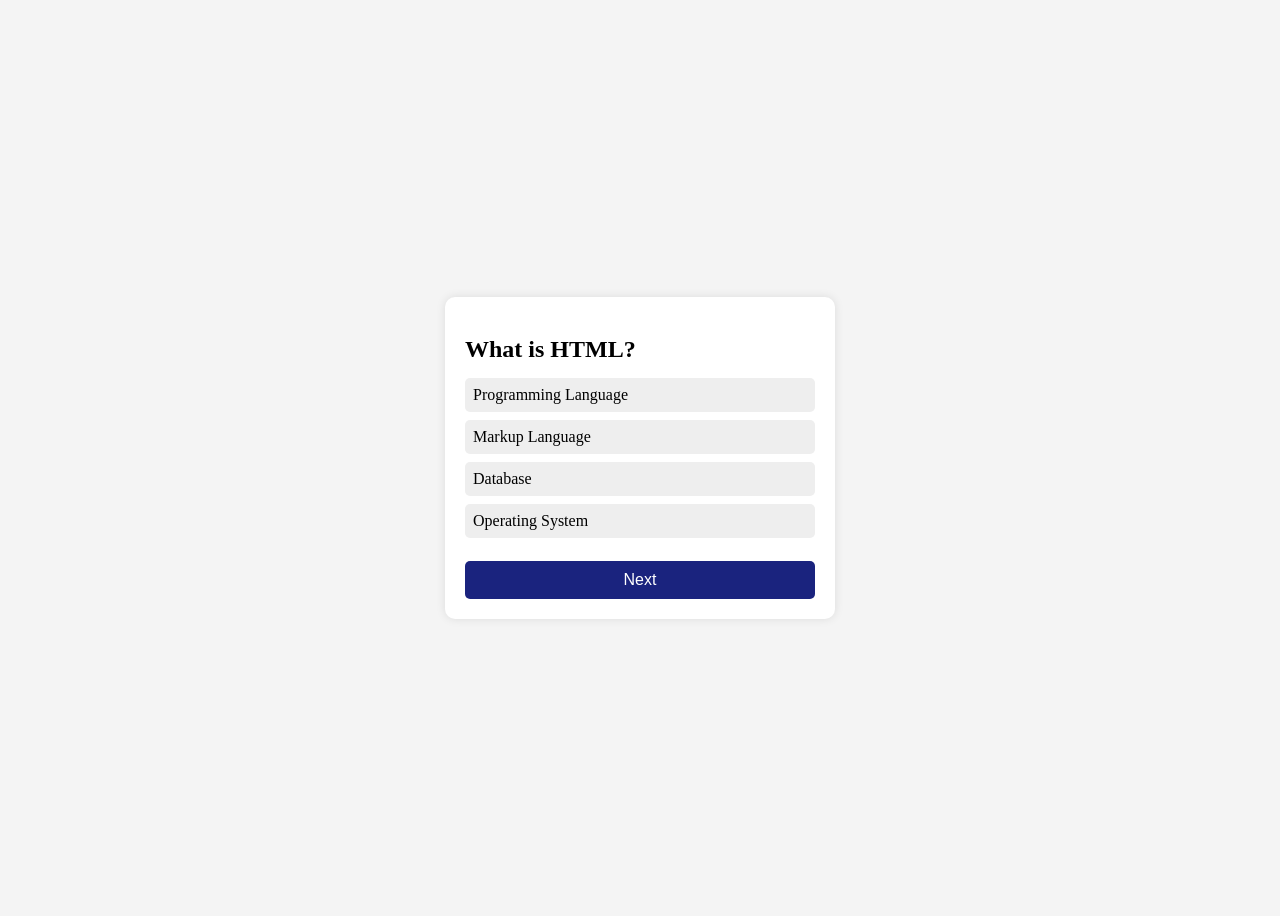
<file: SATHVIKA/index.html>
<!DOCTYPE html>
<html lang="en">
<head>
<meta charset="UTF-8">
<title>Quiz App</title>

<style>
    body {
        font-family: Times New Roman, serif;
        background: #f4f4f4;
        display: flex;
        justify-content: center;
        align-items: center;
        height: 100vh;
    }

    .quiz-container {
        background: white;
        padding: 20px;
        border-radius: 10px;
        width: 350px;
        box-shadow: 0 0 10px rgba(0,0,0,0.1);
    }

    h2 {
        margin-bottom: 15px;
    }

    .option {
        display: block;
        margin: 8px 0;
        padding: 8px;
        background: #eee;
        border-radius: 5px;
        cursor: pointer;
    }

    .option:hover {
        background: #007BFF;
    }

    button {
        margin-top: 15px;
        padding: 10px;
        width: 100%;
        border: none;
        background: #1A237E;
        color: white;
        font-size: 16px;
        border-radius: 5px;
        cursor: pointer;
    }

    button:hover {
        background: #4682B4;
    }

    #result {
        text-align: center;
        font-size: 20px;
    }
</style>
</head>

<body>

<div class="quiz-container">
    <h2 id="question">Question</h2>
    <div id="options"></div>
    <button onclick="nextQuestion()">Next</button>
    <div id="result"></div>
</div>

<script>
const quiz = [
    {
        question: "What is HTML?",
        options: ["Programming Language", "Markup Language", "Database", "Operating System"],
        answer: "Markup Language"
    },
    {
        question: "Which is used for styling?",
        options: ["HTML", "CSS", "Java", "Python"],
        answer: "CSS"
    },
    {
        question: "Which language is used for logic?",
        options: ["CSS", "HTML", "JavaScript", "SQL"],
        answer: "JavaScript"
    },
    {
        question: "Which tag is used for heading?",
        options: ["<p>", "<h1>", "<div>", "<span>"],
        answer: "<h1>"
    },
    {
        question: "Which is a database?",
        options: ["MySQL", "HTML", "CSS", "JS"],
        answer: "MySQL"
    }
];

let currentQuestion = 0;
let score = 0;
let selected = "";

function loadQuestion() {
    const q = quiz[currentQuestion];
    document.getElementById("question").innerText = q.question;

    const optionsDiv = document.getElementById("options");
    optionsDiv.innerHTML = "";

    q.options.forEach(option => {
        const div = document.createElement("div");
        div.classList.add("option");
        div.innerText = option;

        div.onclick = () => {
            selected = option;
            document.querySelectorAll(".option").forEach(o => o.style.background = "#eee");
            div.style.background = "#c8f7c5";
        };

        optionsDiv.appendChild(div);
    });
}

function nextQuestion() {
    if (!selected) {
        alert("Please select an option!");
        return;
    }

    if (selected === quiz[currentQuestion].answer) {
        score++;
    }

    selected = "";
    currentQuestion++;

    if (currentQuestion < quiz.length) {
        loadQuestion();
    } else {
        showResult();
    }
}

function showResult() {
    document.getElementById("question").style.display = "none";
    document.getElementById("options").style.display = "none";
    document.querySelector("button").style.display = "none";

    document.getElementById("result").innerText =
        "Your Score: " + score + " / " + quiz.length;
}

loadQuestion();
</script>

</body>
</html>
</file>
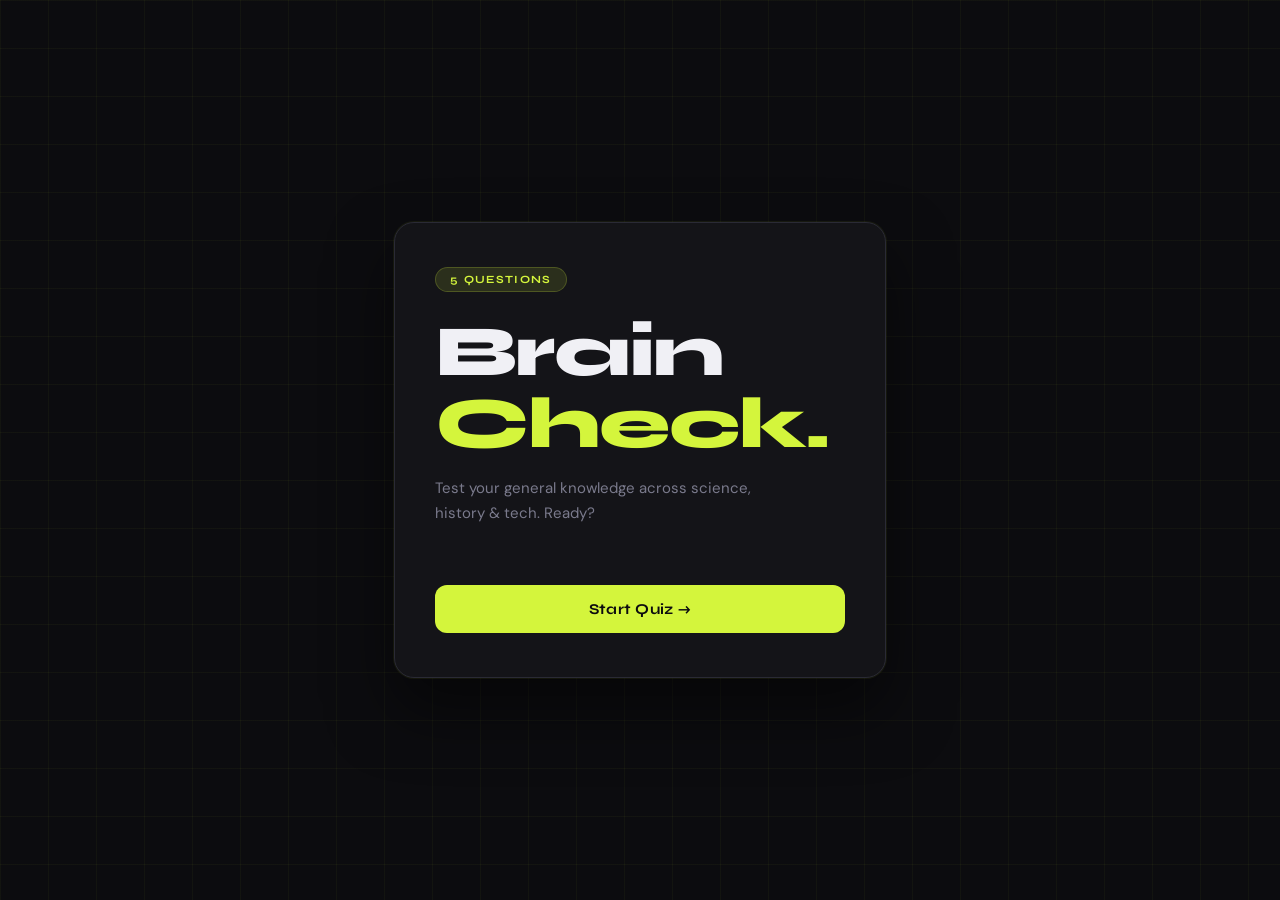
<file: Minhaj/Minhaj_ASSIGNMENT2_HTML_CSS_JS/index.html>
<!DOCTYPE html>
<html lang="en">
<head>
  <meta charset="UTF-8" />
  <meta name="viewport" content="width=device-width, initial-scale=1.0"/>
  <title>Quiz App — RAHUL</title>
  <link rel="stylesheet" href="style.css" />
  <link href="https://fonts.googleapis.com/css2?family=Syne:wght@400;700;800&family=DM+Sans:wght@300;400;500&display=swap" rel="stylesheet"/>
</head>
<body>

  <div class="bg-grid"></div>

  <div class="container">

    <!-- START SCREEN -->
    <div class="card" id="start-screen">
      <div class="badge">5 Questions</div>
      <h1>Brain<br/><span>Check.</span></h1>
      <p class="subtitle">Test your general knowledge across science, history &amp; tech. Ready?</p>
      <button class="btn" id="start-btn">Start Quiz →</button>
    </div>

    <!-- QUIZ SCREEN -->
    <div class="card hidden" id="quiz-screen">
      <div class="meta">
        <span class="question-count" id="question-count">Question 1 / 5</span>
        <span class="score-live" id="score-live">Score: 0</span>
      </div>
      <div class="progress-bar"><div class="progress-fill" id="progress-fill"></div></div>
      <h2 id="question-text">Question goes here</h2>
      <div class="options" id="options-container"></div>
      <button class="btn" id="next-btn" disabled>Next →</button>
    </div>

    <!-- RESULT SCREEN -->
    <div class="card hidden" id="result-screen">
      <div class="trophy" id="trophy">🏆</div>
      <h2 id="result-title">Quiz Complete!</h2>
      <div class="score-display">
        <span id="final-score">0</span>
        <span class="score-denom">/ 5</span>
      </div>
      <p id="result-message">Nice work!</p>
      <button class="btn" id="restart-btn">Try Again ↺</button>
    </div>

  </div>

  <script src="script.js"></script>
</body>
</html>
</file>
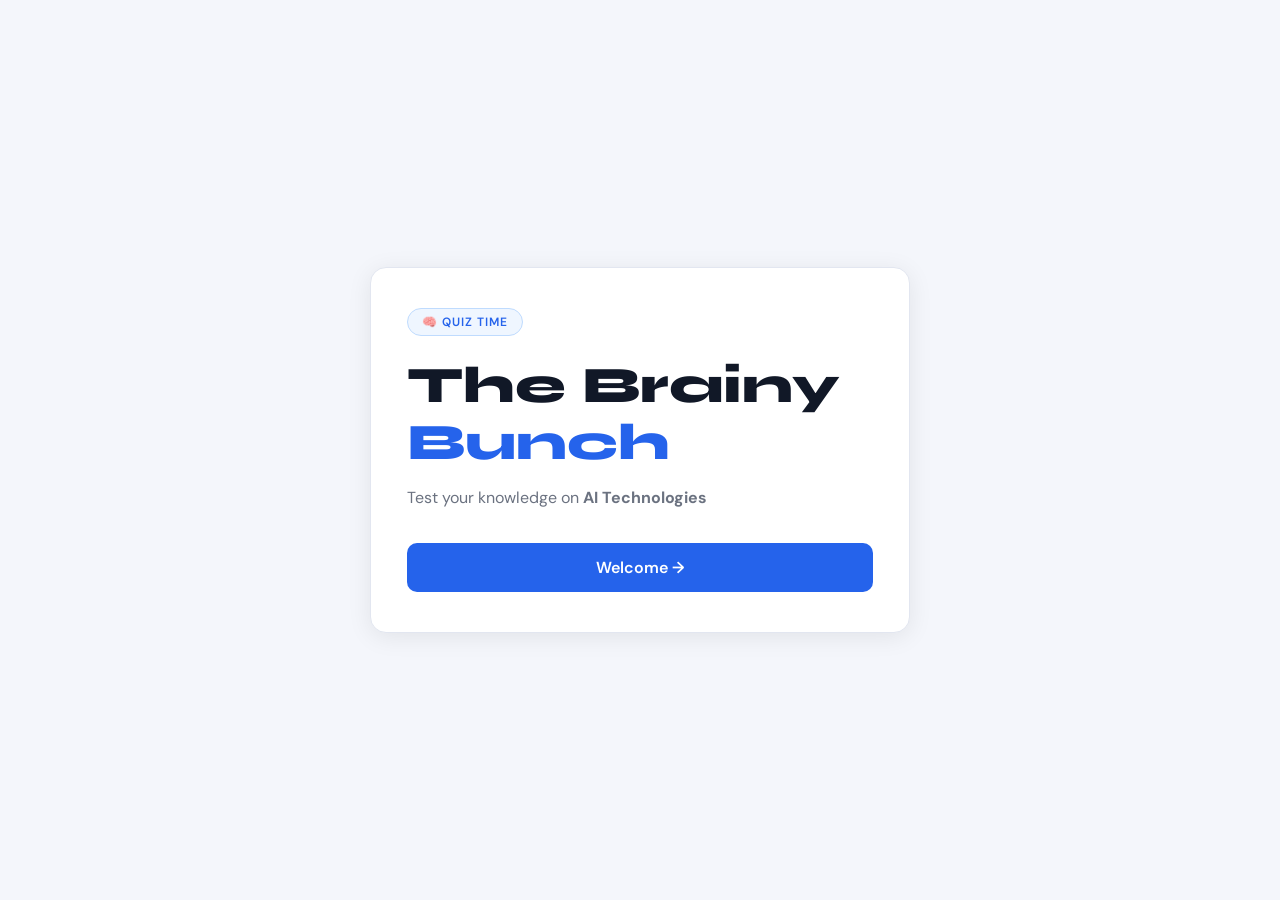
<file: MOHITHA/MOHITHA_ASSIGNMENT2_HTML_CSS_JS/index.html>
<!DOCTYPE html>
<html lang="en">
<head>
  <meta charset="UTF-8" />
  <meta name="viewport" content="width=device-width, initial-scale=1.0"/>
  <title>The Brainy Bunch – AI Quiz</title>
  <link rel="stylesheet" href="style.css" />
  <link href="https://fonts.googleapis.com/css2?family=Syne:wght@700;800&family=DM+Sans:wght@400;500;600&display=swap" rel="stylesheet"/>
</head>
<body>

  <!-- WELCOME SCREEN -->
  <div class="screen active" id="screen-welcome">
    <div class="card">
      <div class="badge">🧠 Quiz Time</div>
      <h1 class="title">The Brainy<br><span class="accent">Bunch</span></h1>
      <p class="subtitle">Test your knowledge on <strong>AI Technologies</strong></p>
      <button class="btn btn-primary" onclick="showScreen('screen-rules')">Welcome →</button>
    </div>
  </div>

  <!-- RULES SCREEN -->
  <div class="screen" id="screen-rules">
    <div class="card">
      <div class="badge">📋 Before You Begin</div>
      <h2 class="title-sm">Rules &amp; Guidelines</h2>
      <ul class="rules-list">
        <li><span class="rule-icon">❶</span>There are <strong>5 questions</strong> in this quiz.</li>
        <li><span class="rule-icon">❷</span>Each question has <strong>4 options</strong> — pick one.</li>
        <li><span class="rule-icon">❸</span>You <strong>cannot go back</strong> once you move to the next question.</li>
        <li><span class="rule-icon">❹</span>Each correct answer earns <strong>1 point</strong>.</li>
        <li><span class="rule-icon">❺</span>Your final score will be displayed at the end.</li>
      </ul>
      <button class="btn btn-primary" onclick="startQuiz()">Let's Start! 🚀</button>
    </div>
  </div>

  <!-- QUIZ SCREEN -->
  <div class="screen" id="screen-quiz">
    <div class="card">
      <div class="quiz-header">
        <span class="question-counter" id="question-counter">Question 1 of 5</span>
        <span class="score-tracker" id="score-tracker">Score: 0</span>
      </div>
      <div class="progress-bar">
        <div class="progress-fill" id="progress-fill"></div>
      </div>
      <p class="question-text" id="question-text"></p>
      <div class="options-grid" id="options-grid"></div>
      <button class="btn btn-next" id="next-btn" onclick="nextQuestion()" disabled>Next →</button>
    </div>
  </div>

  <!-- RESULT SCREEN -->
  <div class="screen" id="screen-result">
    <div class="card" style="text-align:center;">
      <div class="result-emoji" id="result-emoji">🎉</div>
      <h2 class="title-sm" id="result-title">Well Done!</h2>
      <p class="result-score" id="result-score"></p>
      <p class="result-msg" id="result-msg"></p>
      <button class="btn btn-primary" onclick="restartQuiz()">Play Again 🔄</button>
    </div>
  </div>

  <script src="script.js"></script>
</body>
</html>
</file>
<file: Minhaj/Minhaj_ASSIGNMENT2_HTML_CSS_JS/style.css>
/* ========= CSS VARIABLES ========= */
:root {
  --bg: #0c0c0f;
  --surface: #141418;
  --border: #2a2a35;
  --accent: #d4f53c;
  --accent-dim: #b8d832;
  --text: #f0f0f5;
  --muted: #7a7a8c;
  --correct: #3cffa0;
  --wrong: #ff5c5c;
  --radius: 20px;
}

/* ========= RESET ========= */
*, *::before, *::after { box-sizing: border-box; margin: 0; padding: 0; }

/* ========= BODY ========= */
body {
  background: var(--bg);
  color: var(--text);
  font-family: 'DM Sans', sans-serif;
  min-height: 100vh;
  display: flex;
  align-items: center;
  justify-content: center;
  overflow: hidden;
}

/* ========= ANIMATED GRID BACKGROUND ========= */
.bg-grid {
  position: fixed;
  inset: 0;
  background-image:
    linear-gradient(rgba(212,245,60,0.04) 1px, transparent 1px),
    linear-gradient(90deg, rgba(212,245,60,0.04) 1px, transparent 1px);
  background-size: 48px 48px;
  animation: gridDrift 20s linear infinite;
  pointer-events: none;
  z-index: 0;
}
@keyframes gridDrift {
  0%   { background-position: 0 0; }
  100% { background-position: 48px 48px; }
}

/* ========= CONTAINER ========= */
.container {
  position: relative;
  z-index: 1;
  width: 100%;
  max-width: 540px;
  padding: 24px;
}

/* ========= CARD ========= */
.card {
  background: var(--surface);
  border: 1px solid var(--border);
  border-radius: var(--radius);
  padding: 44px 40px;
  box-shadow: 0 0 0 1px rgba(212,245,60,0.06), 0 32px 64px rgba(0,0,0,0.5);
  animation: slideUp 0.45s cubic-bezier(0.22, 1, 0.36, 1) forwards;
}
@keyframes slideUp {
  from { opacity: 0; transform: translateY(28px); }
  to   { opacity: 1; transform: translateY(0); }
}
.hidden { display: none !important; }

/* ========= BADGE ========= */
.badge {
  display: inline-block;
  background: rgba(212,245,60,0.12);
  color: var(--accent);
  font-family: 'Syne', sans-serif;
  font-size: 11px;
  font-weight: 700;
  letter-spacing: 0.12em;
  text-transform: uppercase;
  padding: 5px 14px;
  border-radius: 50px;
  border: 1px solid rgba(212,245,60,0.2);
  margin-bottom: 24px;
}

/* ========= START SCREEN HEADING ========= */
#start-screen h1 {
  font-family: 'Syne', sans-serif;
  font-size: clamp(52px, 12vw, 72px);
  font-weight: 800;
  line-height: 1;
  letter-spacing: -2px;
  margin-bottom: 16px;
}
#start-screen h1 span { color: var(--accent); }

.subtitle {
  color: var(--muted);
  font-size: 15px;
  line-height: 1.65;
  margin-bottom: 36px;
  max-width: 340px;
}

/* ========= BUTTON ========= */
.btn {
  display: inline-block;
  background: var(--accent);
  color: #0c0c0f;
  font-family: 'Syne', sans-serif;
  font-size: 15px;
  font-weight: 700;
  border: none;
  border-radius: 12px;
  padding: 15px 32px;
  cursor: pointer;
  letter-spacing: 0.02em;
  transition: transform 0.15s ease, background 0.15s ease, box-shadow 0.15s ease;
  width: 100%;
  margin-top: 24px;
}
.btn:hover:not(:disabled) {
  background: var(--accent-dim);
  transform: translateY(-2px);
  box-shadow: 0 8px 24px rgba(212,245,60,0.25);
}
.btn:active:not(:disabled) { transform: translateY(0); }
.btn:disabled {
  opacity: 0.35;
  cursor: not-allowed;
}

/* ========= META ROW ========= */
.meta {
  display: flex;
  justify-content: space-between;
  align-items: center;
  margin-bottom: 14px;
}
.question-count {
  font-family: 'Syne', sans-serif;
  font-size: 12px;
  font-weight: 700;
  letter-spacing: 0.1em;
  text-transform: uppercase;
  color: var(--muted);
}
.score-live {
  font-family: 'Syne', sans-serif;
  font-size: 12px;
  font-weight: 700;
  letter-spacing: 0.1em;
  text-transform: uppercase;
  color: var(--accent);
}

/* ========= PROGRESS BAR ========= */
.progress-bar {
  height: 4px;
  background: var(--border);
  border-radius: 50px;
  margin-bottom: 32px;
  overflow: hidden;
}
.progress-fill {
  height: 100%;
  background: var(--accent);
  border-radius: 50px;
  width: 20%;
  transition: width 0.5s cubic-bezier(0.22, 1, 0.36, 1);
}

/* ========= QUESTION TEXT ========= */
#question-text {
  font-family: 'Syne', sans-serif;
  font-size: clamp(18px, 4vw, 22px);
  font-weight: 700;
  line-height: 1.35;
  margin-bottom: 28px;
  min-height: 60px;
}

/* ========= OPTIONS ========= */
.options {
  display: flex;
  flex-direction: column;
  gap: 12px;
}

.option {
  background: transparent;
  border: 1.5px solid var(--border);
  border-radius: 12px;
  padding: 15px 20px;
  color: var(--text);
  font-family: 'DM Sans', sans-serif;
  font-size: 15px;
  font-weight: 400;
  text-align: left;
  cursor: pointer;
  transition: border-color 0.18s, background 0.18s, transform 0.12s;
  position: relative;
  overflow: hidden;
}
.option::before {
  content: '';
  position: absolute;
  inset: 0;
  background: rgba(212,245,60,0.06);
  opacity: 0;
  transition: opacity 0.18s;
}
.option:hover:not(.disabled)::before { opacity: 1; }
.option:hover:not(.disabled) {
  border-color: rgba(212,245,60,0.4);
  transform: translateX(4px);
}
.option.selected {
  border-color: var(--accent);
  background: rgba(212,245,60,0.08);
}
.option.correct {
  border-color: var(--correct);
  background: rgba(60,255,160,0.1);
  color: var(--correct);
}
.option.wrong {
  border-color: var(--wrong);
  background: rgba(255,92,92,0.1);
  color: var(--wrong);
}
.option.disabled {
  cursor: default;
  transform: none;
}
.option.disabled::before { opacity: 0; }

/* ========= RESULT SCREEN ========= */
.trophy {
  font-size: 64px;
  text-align: center;
  margin-bottom: 16px;
  animation: bounce 0.6s cubic-bezier(0.22, 1, 0.36, 1);
}
@keyframes bounce {
  0%   { transform: scale(0.3); opacity: 0; }
  60%  { transform: scale(1.15); opacity: 1; }
  100% { transform: scale(1); }
}
#result-screen h2 {
  font-family: 'Syne', sans-serif;
  font-size: 28px;
  font-weight: 800;
  text-align: center;
  margin-bottom: 20px;
}
.score-display {
  text-align: center;
  margin-bottom: 14px;
}
#final-score {
  font-family: 'Syne', sans-serif;
  font-size: 80px;
  font-weight: 800;
  color: var(--accent);
  line-height: 1;
}
.score-denom {
  font-family: 'Syne', sans-serif;
  font-size: 32px;
  color: var(--muted);
  margin-left: 4px;
}
#result-message {
  text-align: center;
  color: var(--muted);
  font-size: 15px;
  line-height: 1.6;
}

/* ========= RESPONSIVE ========= */
@media (max-width: 480px) {
  .card { padding: 32px 24px; }
}
</file>
<file: MOHITHA/MOHITHA_ASSIGNMENT2_HTML_CSS_JS/style.css>
/* ========== RESET & BASE ========== */
*, *::before, *::after { box-sizing: border-box; margin: 0; padding: 0; }

:root {
  --bg:       #f4f6fb;
  --card:     #ffffff;
  --border:   #e2e6f0;
  --accent:   #2563eb;
  --accent2:  #7c3aed;
  --green:    #16a34a;
  --green-bg: #dcfce7;
  --red:      #dc2626;
  --red-bg:   #fee2e2;
  --text:     #111827;
  --muted:    #6b7280;
  --font-head: 'Syne', sans-serif;
  --font-body: 'DM Sans', sans-serif;
  --radius:   16px;
}

body {
  background: var(--bg);
  color: var(--text);
  font-family: var(--font-body);
  min-height: 100vh;
  display: flex;
  align-items: center;
  justify-content: center;
  padding: 20px;
}

/* ========== SCREENS ========== */
.screen { display: none; width: 100%; max-width: 540px; }
.screen.active { display: flex; flex-direction: column; align-items: center; }

/* ========== CARD ========== */
.card {
  background: var(--card);
  border: 1px solid var(--border);
  border-radius: var(--radius);
  padding: 40px 36px;
  width: 100%;
  box-shadow: 0 4px 24px rgba(0,0,0,0.08);
}

/* ========== BADGE ========== */
.badge {
  display: inline-block;
  font-family: var(--font-body);
  font-size: .75rem;
  font-weight: 600;
  letter-spacing: .08em;
  text-transform: uppercase;
  color: var(--accent);
  background: #eff6ff;
  border: 1px solid #bfdbfe;
  border-radius: 999px;
  padding: 5px 14px;
  margin-bottom: 22px;
}

/* ========== TYPOGRAPHY ========== */
.title {
  font-family: var(--font-head);
  font-size: clamp(2.4rem, 6vw, 3.2rem);
  font-weight: 800;
  line-height: 1.1;
  margin-bottom: 14px;
  color: var(--text);
}
.accent { color: var(--accent); }

.title-sm {
  font-family: var(--font-head);
  font-size: 1.6rem;
  font-weight: 700;
  margin-bottom: 24px;
  color: var(--text);
}

.subtitle {
  color: var(--muted);
  font-size: 1rem;
  margin-bottom: 32px;
  line-height: 1.6;
}

/* ========== BUTTONS ========== */
.btn {
  display: block;
  width: 100%;
  font-family: var(--font-body);
  font-size: 1rem;
  font-weight: 600;
  padding: 14px 32px;
  border-radius: 10px;
  border: none;
  cursor: pointer;
}

.btn-primary {
  background: var(--accent);
  color: #fff;
}
.btn-primary:hover { background: #1d4ed8; }

.btn-next {
  background: var(--accent2);
  color: #fff;
  margin-top: 24px;
}
.btn-next:hover:not(:disabled) { background: #6d28d9; }
.btn-next:disabled { background: #d1d5db; color: #9ca3af; cursor: not-allowed; }

/* ========== RULES ========== */
.rules-list {
  list-style: none;
  display: flex;
  flex-direction: column;
  gap: 14px;
  margin-bottom: 32px;
}
.rules-list li {
  display: flex;
  align-items: flex-start;
  gap: 12px;
  font-size: .97rem;
  line-height: 1.6;
  color: var(--muted);
}
.rules-list li strong { color: var(--text); }
.rule-icon {
  font-size: .8rem;
  background: #eff6ff;
  color: var(--accent);
  border-radius: 6px;
  padding: 2px 8px;
  flex-shrink: 0;
  margin-top: 2px;
}

/* ========== QUIZ HEADER ========== */
.quiz-header {
  display: flex;
  justify-content: space-between;
  align-items: center;
  margin-bottom: 12px;
}
.question-counter { font-size: .85rem; color: var(--muted); font-weight: 500; }
.score-tracker {
  font-size: .85rem;
  font-weight: 600;
  color: var(--accent);
  background: #eff6ff;
  border-radius: 999px;
  padding: 3px 12px;
}

/* ========== PROGRESS BAR ========== */
.progress-bar {
  height: 6px;
  background: var(--border);
  border-radius: 999px;
  margin-bottom: 28px;
  overflow: hidden;
}
.progress-fill {
  height: 100%;
  background: linear-gradient(90deg, var(--accent), var(--accent2));
  border-radius: 999px;
  width: 20%;
}

/* ========== QUESTION ========== */
.question-text {
  font-family: var(--font-head);
  font-size: 1.15rem;
  font-weight: 700;
  line-height: 1.5;
  margin-bottom: 22px;
  color: var(--text);
}

/* ========== OPTIONS ========== */
.options-grid {
  display: flex;
  flex-direction: column;
  gap: 12px;
}

.option-btn {
  background: #f9fafb;
  border: 1.5px solid var(--border);
  border-radius: 10px;
  padding: 14px 18px;
  text-align: left;
  font-family: var(--font-body);
  font-size: .95rem;
  color: var(--text);
  cursor: pointer;
  display: flex;
  align-items: center;
  gap: 12px;
  width: 100%;
}
.option-btn:hover:not(:disabled) {
  border-color: var(--accent2);
  background: #f5f3ff;
}
.option-btn .opt-label {
  font-weight: 700;
  font-size: .8rem;
  color: var(--accent2);
  background: #ede9fe;
  border-radius: 6px;
  padding: 2px 8px;
  flex-shrink: 0;
}
.option-btn.correct {
  border-color: var(--green);
  background: var(--green-bg);
}
.option-btn.correct .opt-label { color: var(--green); background: #bbf7d0; }
.option-btn.wrong {
  border-color: var(--red);
  background: var(--red-bg);
}
.option-btn.wrong .opt-label { color: var(--red); background: #fecaca; }
.option-btn:disabled { cursor: not-allowed; }

/* ========== RESULT ========== */
.result-emoji { font-size: 4rem; margin-bottom: 14px; }
.result-score { font-size: 1.1rem; color: var(--muted); margin-bottom: 10px; }
.result-score strong { color: var(--accent); font-size: 1.3rem; }
.result-msg { font-size: .95rem; color: var(--muted); margin-bottom: 32px; }

/* ========== RESPONSIVE ========== */
@media (max-width: 480px) {
  .card { padding: 28px 20px; }
  .title { font-size: 2.2rem; }
}
</file>
